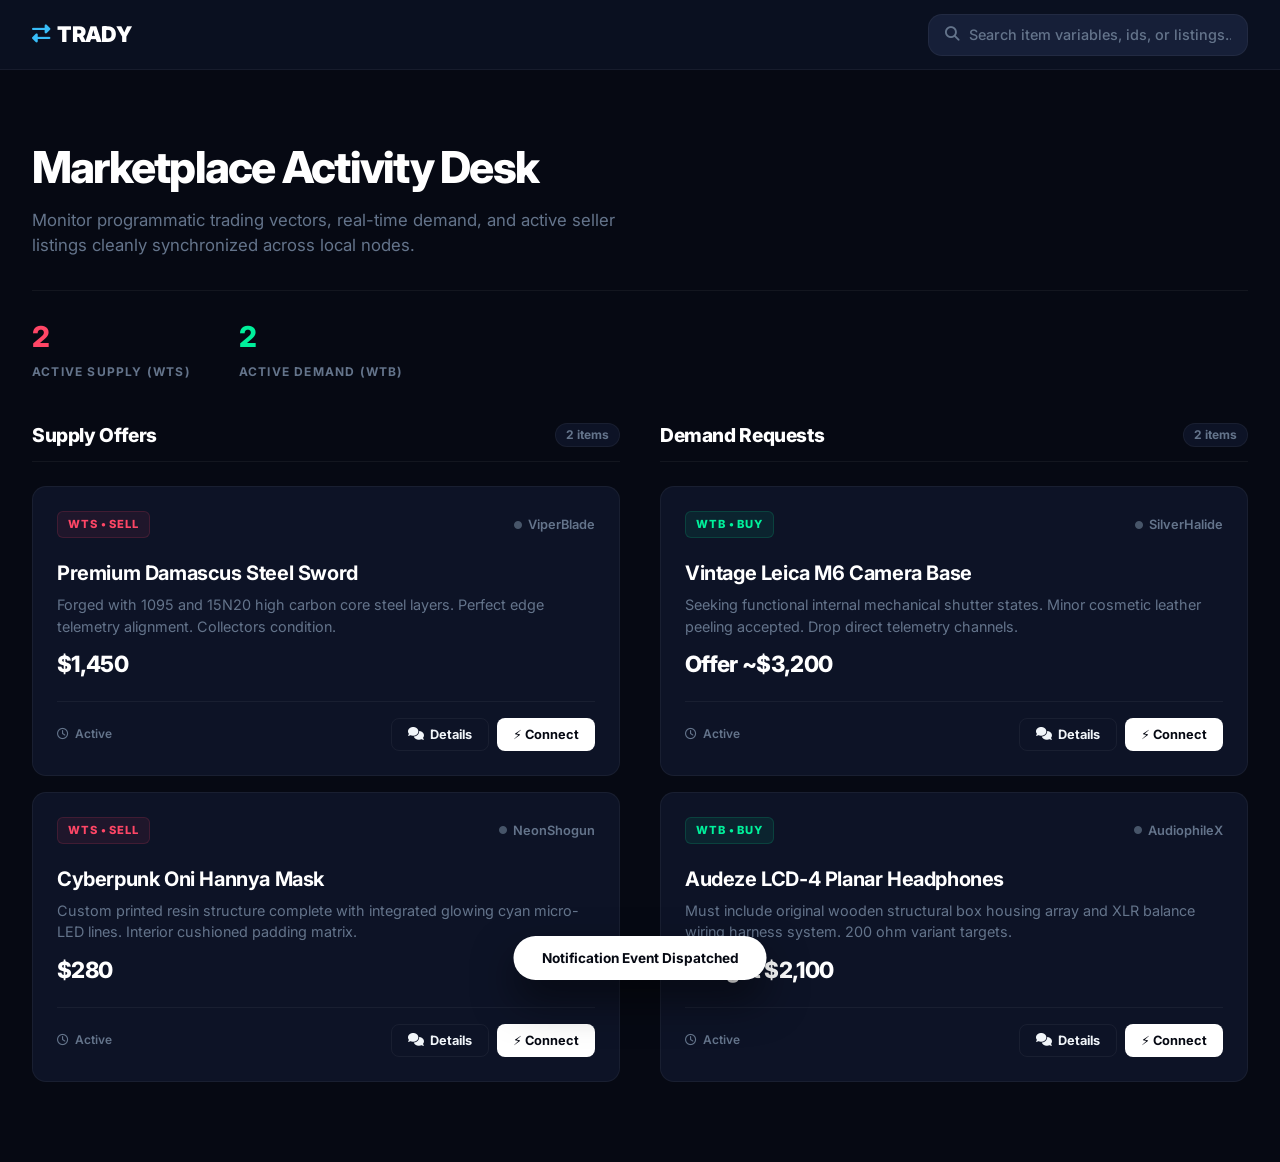
<file: index.html>
<!DOCTYPE html>
<html lang="en">
<head>
    <meta charset="UTF-8">
    <meta name="viewport" content="width=device-width, initial-scale=1.0">
    <title>Trady — Premium Analytics Trading Board</title>
    <link rel="stylesheet" href="style.css">
    <link href="https://fonts.googleapis.com/css2?family=Inter:wght@400;500;600;700;800;900&display=swap" rel="stylesheet">
    <link rel="stylesheet" href="https://cdnjs.cloudflare.com/ajax/libs/font-awesome/6.4.0/css/all.min.css">
</head>
<body>

    <header class="navbar">
        <div class="nav-container">
            <h1 class="logo"><i class="fa-solid fa-right-left"></i> Trady</h1>
            <div class="nav-search-wrapper">
                <div class="nav-search-input-wrap" id=\"navSearchWrap\">
                    <i class="fa-solid fa-magnifying-glass nav-search-icon"></i>
                    <input type="text" id="searchInput" placeholder="Search item variables, ids, or listings..." autocomplete="off">
                    <button class="nav-clear-btn" id="clearSearch" aria-label="Clear context search">
                        <i class="fa-solid fa-xmark"></i>
                    </button>
                </div>
            </div>
        </div>
        <div class="nav-search-meta" id="searchMeta"></div>
    </header>

    <section class="hero-section">
        <h2 class="hero-title">Marketplace Activity Desk</h2>
        <p class="hero-subtitle">Monitor programmatic trading vectors, real-time demand, and active seller listings cleanly synchronized across local nodes.</p>
        
        <div class="hero-stats-row">
            <div class="stat-item">
                <span id="wtsCount" class="stat-val wts-color">0</span>
                <span class="stat-lbl">Active Supply (WTS)</span>
            </div>
            <div class="stat-item">
                <span id="wtbCount" class="stat-val wtb-color">0</span>
                <span class="stat-lbl">Active Demand (WTB)</span>
            </div>
        </div>
    </section>

    <main class="main-marketplace-grid">
        
        <section class="market-column">
            <header class="column-header">
                <h3 class="column-title">Supply Offers</h3>
                <span id="wtsBadge" class="column-count-badge">0 items</span>
            </header>
            
            <div id="wtsEmpty" class="empty-state-card hidden-element">No sell configurations active.</div>
            <div id="wtsGrid" class="deals-vertical-stack">
                </div>
        </section>

        <section class="market-column">
            <header class="column-header">
                <h3 class="column-title">Demand Requests</h3>
                <span id="wtbBadge" class="column-count-badge">0 items</span>
            </header>
            
            <div id="wtbEmpty" class="empty-state-card hidden-element">No demand lines matching query signals.</div>
            <div id="wtbGrid" class="deals-vertical-stack">
                </div>
        </section>
    </main>

    <div id="noResults" class="empty-state-card hidden-element" style="max-width: 600px; margin: 3rem auto;">
        <i class="fa-solid fa-box-open" style="font-size: 2rem; margin-bottom: 10px;"></i>
        <p>No trading data matrices correlate with criteria search query signature: <strong id="noResultsQuery">""</strong></p>
    </div>

    <div id="dealModal" class="modal-overlay">
        <div class="modal-wrapper">
            <header class="modal-header-block">
                <h3 class="modal-title-text" id="modalTitle">Initialize Transaction Link</h3>
                <button class="close-modal" aria-label="Close interactive display overlay"><i class="fa-solid fa-xmark"></i></button>
            </header>
            
            <div class="modal-body-content">
                <div class="preview-box-container">
                    <p id="messageBox" style="font-size: 0.95rem; line-height: 1.5; color: var(--text-main); font-weight: 500;"></p>
                </div>

                <div class="tier-section">
                    <h3>⚡ Direct Integration Channels</h3>
                    <div class="tier-grid">
                        <a id="link-whatsapp" target="_blank" class="channel-btn"><i class="fa-brands fa-whatsapp"></i> WhatsApp</a>
                        <a id="link-telegram" target="_blank" class="channel-btn"><i class="fa-brands fa-telegram"></i> Telegram</a>
                        <a id="link-line" target="_blank" class="channel-btn"><i class="fa-brands fa-line"></i> LINE Chat</a>
                        <a id="link-sms" class="channel-btn"><i class="fa-solid fa-comment-sms"></i> Mobile SMS</a>
                        <a id="link-email" class="channel-btn"><i class="fa-solid fa-envelope"></i> Send Email</a>
                    </div>
                </div>

                <div class="tier-section">
                    <h3>📋 Identity Context Routing</h3>
                    <div class="tier-grid">
                        <button id="btn-discord" class="channel-btn"><i class="fa-brands fa-discord"></i> Discord</button>
                        <button id="btn-wechat" class="channel-btn"><i class="fa-brands fa-weixin"></i> WeChat</button>
                        <a id="link-messenger" target="_blank" class="channel-btn"><i class="fa-brands fa-facebook-messenger"></i> Messenger</a>
                    </div>
                </div>
            </div>
        </div>
    </div>

    <div id="toast" class="toast-notification">Notification Event Dispatched</div>

    <script src="app.js"></script>
</body>
</html>
</file>
<file: style.css>
/* ==========================================================================
   1. PREMIUM CINEMATIC DARK DESIGN TOKENS
   ========================================================================== */
:root {
    /* Obsidian Luxury Base Tones */
    --bg-dark:        #060913;       /* Deep obsidian canvas background */
    --bg-card:        #0d1326;       /* Elevated pitch-dark panel base */
    --bg-input:       #161f38;       /* Clean, high-contrast input slots */
    --border-subtle:  rgba(255, 255, 255, 0.05);
    --border-glow:    rgba(56, 189, 248, 0.15);
    
    /* Typography Palette */
    --text-main:      #f1f5f9;       /* Razor sharp high-contrast off-white */
    --text-muted:     #64748b;       /* Cool slate grey for secondary metadata */
    --text-bright:    #ffffff;       /* Pure white accents */
    
    /* Luxury Identity Colors */
    --primary-accent: #38bdf8;       /* Electric Cyan Core */
    --wts-glow:       #ff4666;       /* Premium Ruby for WTS (Want to Sell) */
    --wtb-glow:       #00f09b;       /* Luminous Emerald for WTB (Want to Buy) */
    
    /* Layout Constants */
    --nav-height:     70px;
    --radius-premium: 14px;
    --radius-pill:    50rem;
    --transition-smooth: all 0.3s cubic-bezier(0.16, 1, 0.3, 1);
}

/* ==========================================================================
   2. GLOBAL TYPOGRAPHY RESET
   ========================================================================== */
* { 
    margin: 0; 
    padding: 0; 
    box-sizing: border-box; 
    font-family: 'Inter', system-ui, -apple-system, sans-serif;
    -webkit-font-smoothing: antialiased;
}

html { 
    scroll-behavior: smooth; 
}

body { 
    background-color: var(--bg-dark); 
    color: var(--text-main); 
    padding-bottom: 80px;
    line-height: 1.5;
}

/* ==========================================================================
   3. HIGH-END FIXED NAVIGATION HEADER
   ========================================================================== */
.navbar {
    background-color: rgba(13, 19, 38, 0.75);
    backdrop-filter: blur(20px);
    -webkit-backdrop-filter: blur(20px);
    position: sticky;
    top: 0;
    z-index: 200;
    border-bottom: 1px solid var(--border-subtle);
    height: var(--nav-height);
    display: flex;
    align-items: center;
}

.nav-container {
    max-width: 1300px;
    width: 100%;
    margin: 0 auto;
    padding: 0 2rem;
    display: flex;
    align-items: center;
    justify-content: space-between;
}

.logo {
    font-size: 1.35rem;
    font-weight: 900;
    letter-spacing: -0.03em;
    color: var(--text-bright);
    display: flex;
    align-items: center;
    gap: 8px;
    text-transform: uppercase;
}

.logo i {
    color: var(--primary-accent);
    font-size: 1.15rem;
}

/* Typography-Focused Search Bar Engine */
.nav-search-wrapper {
    position: relative;
    display: flex;
    align-items: center;
}

.nav-search-input-wrap {
    display: flex;
    align-items: center;
    background-color: var(--bg-input);
    border: 1px solid var(--border-subtle);
    border-radius: var(--radius-premium);
    padding: 0 1rem;
    height: 42px;
    width: 320px;
    transition: var(--transition-smooth);
}

.nav-search-input-wrap:focus-within {
    border-color: rgba(56, 189, 248, 0.4);
    box-shadow: 0 0 0 1px rgba(56, 189, 248, 0.4);
    width: 380px;
}

.nav-search-icon {
    color: var(--text-muted);
    margin-right: 10px;
    font-size: 0.9rem;
}

.nav-search-input-wrap input {
    background: transparent;
    border: none;
    outline: none;
    color: var(--text-main);
    width: 100%;
    font-size: 0.9rem;
    font-weight: 500;
}

.nav-search-input-wrap input::placeholder {
    color: var(--text-muted);
}

.nav-clear-btn {
    background: none;
    border: none;
    color: var(--text-muted);
    cursor: pointer;
    padding: 2px;
    display: none;
}

.nav-clear-btn:hover { color: var(--text-main); }
.nav-search-btn { display: none; } /* Kept clean desktop visible */

/* Live Search Meta Overlay Dropdown */
.nav-search-meta {
    position: absolute;
    top: calc(var(--nav-height) - 12px);
    right: 2rem;
    background-color: var(--bg-card);
    border: 1px solid var(--border-subtle);
    border-radius: var(--radius-premium);
    padding: 12px 18px;
    font-size: 0.8rem;
    color: var(--text-muted);
    font-weight: 600;
    letter-spacing: 0.5px;
    box-shadow: 0 20px 40px rgba(0,0,0,0.5);
    display: none;
    z-index: 190;
}

/* ==========================================================================
   4. TYPOGRAPHICAL HERO DASHBOARD
   ========================================================================== */
.hero-section {
    max-width: 1300px;
    margin: 4rem auto 2.5rem auto;
    padding: 0 2rem;
    text-align: left;
}

.hero-title {
    font-size: 2.75rem;
    font-weight: 800;
    letter-spacing: -0.04em;
    color: var(--text-bright);
    margin-bottom: 0.5rem;
}

.hero-subtitle {
    font-size: 1.05rem;
    color: var(--text-muted);
    max-width: 600px;
    font-weight: 400;
    margin-bottom: 2rem;
}

/* Premium Analytic Data Row Counters */
.hero-stats-row {
    display: flex;
    gap: 3rem;
    border-top: 1px solid var(--border-subtle);
    padding-top: 1.5rem;
}

.stat-item {
    display: flex;
    flex-direction: column;
    gap: 4px;
}

.stat-val {
    font-size: 1.8rem;
    font-weight: 800;
    color: var(--text-bright);
    letter-spacing: -0.02em;
}

.stat-val.wts-color { color: var(--wts-glow); }
.stat-val.wtb-color { color: var(--wtb-glow); }

.stat-lbl {
    font-size: 0.75rem;
    font-weight: 700;
    text-transform: uppercase;
    letter-spacing: 0.1em;
    color: var(--text-muted);
}

/* ==========================================================================
   5. TWO-COLUMN SPLIT GRID SYSTEM
   ========================================================================== */
.main-marketplace-grid {
    max-width: 1300px;
    margin: 0 auto;
    padding: 0 2rem;
    display: grid;
    grid-template-columns: 1fr 1fr;
    gap: 2.5rem;
}

/* Responsive Fallback breakpoint */
@media (max-width: 968px) {
    .main-marketplace-grid { grid-template-columns: 1fr; gap: 3rem; }
    .hero-title { font-size: 2.25rem; }
}

.column-header {
    display: flex;
    align-items: center;
    justify-content: space-between;
    margin-bottom: 1.5rem;
    border-bottom: 1px solid var(--border-subtle);
    padding-bottom: 0.75rem;
}

.column-title {
    font-size: 1.2rem;
    font-weight: 800;
    letter-spacing: -0.02em;
    color: var(--text-bright);
    display: flex;
    align-items: center;
    gap: 10px;
}

.column-count-badge {
    font-size: 0.75rem;
    font-weight: 700;
    background-color: var(--bg-card);
    border: 1px solid var(--border-subtle);
    color: var(--text-muted);
    padding: 2px 10px;
    border-radius: var(--radius-pill);
}

.deals-vertical-stack {
    display: flex;
    flex-direction: column;
    gap: 1rem;
}

/* ==========================================================================
   6. ELEVATED PREMIUM TRADING CARDS
   ========================================================================== */
.deal-card {
    background-color: var(--bg-card);
    border: 1px solid var(--border-subtle);
    border-radius: var(--radius-premium);
    padding: 1.5rem;
    display: flex;
    flex-direction: column;
    gap: 1.25rem;
    transition: var(--transition-smooth);
    position: relative;
    overflow: hidden;
}

.deal-card:hover {
    transform: translateY(-4px);
    border-color: rgba(255, 255, 255, 0.12);
    box-shadow: 0 20px 30px -10px rgba(0, 0, 0, 0.7);
}

/* Header Node Components */
.card-header {
    display: flex;
    align-items: center;
    justify-content: space-between;
    width: 100%;
}

/* Typography Focused Monochromatic Badges */
.deal-type {
    font-size: 0.7rem;
    font-weight: 800;
    text-transform: uppercase;
    letter-spacing: 0.08em;
    padding: 4px 10px;
    border-radius: 6px;
}

.deal-type.type-wts {
    background-color: rgba(255, 70, 102, 0.08);
    color: var(--wts-glow);
    border: 1px solid rgba(255, 70, 102, 0.15);
}

.deal-type.type-wtb {
    background-color: rgba(0, 240, 155, 0.08);
    color: var(--wtb-glow);
    border: 1px solid rgba(0, 240, 155, 0.15);
}

.user-status {
    font-size: 0.8rem;
    font-weight: 600;
    color: var(--text-muted);
    display: flex;
    align-items: center;
    gap: 6px;
}

.user-status i {
    font-size: 0.5rem;
    color: #475569; /* Static offline */
}

/* Core Visual Data Configurations */
.card-body {
    display: flex;
    flex-direction: column;
    gap: 6px;
}

.item-title {
    font-size: 1.25rem;
    font-weight: 700;
    letter-spacing: -0.02em;
    color: var(--text-bright);
}

.item-details {
    font-size: 0.9rem;
    color: var(--text-muted);
    font-weight: 400;
    line-height: 1.5;
}

.price-tag {
    font-size: 1.4rem;
    font-weight: 800;
    color: var(--text-bright);
    letter-spacing: -0.03em;
    margin-top: 4px;
}

/* Footer Section Actions */
.card-footer {
    display: flex;
    align-items: center;
    justify-content: space-between;
    border-top: 1px solid var(--border-subtle);
    padding-top: 1rem;
    width: 100%;
}

.card-timestamp {
    font-size: 0.75rem;
    font-weight: 600;
    color: var(--text-muted);
    display: flex;
    align-items: center;
    gap: 6px;
}

.card-actions {
    display: flex;
    gap: 8px;
}

/* Clean Typography Action Buttons */
.btn {
    font-family: inherit;
    font-size: 0.8rem;
    font-weight: 700;
    padding: 8px 16px;
    border-radius: 8px;
    cursor: pointer;
    border: 1px solid var(--border-subtle);
    transition: var(--transition-smooth);
    display: flex;
    align-items: center;
    gap: 6px;
}

.btn-chat {
    background-color: transparent;
    color: var(--text-main);
}

.btn-chat:hover {
    background-color: var(--bg-input);
    color: var(--text-bright);
}

.btn-deal {
    background-color: var(--text-bright);
    color: var(--bg-dark);
    border: none;
}

.btn-deal:hover {
    background-color: #e2e8f0;
    transform: scale(1.02);
}

/* ==========================================================================
   7. MODALS & STATUS CODES SYSTEM
   ========================================================================== */
.modal-overlay {
    position: fixed;
    top: 0; left: 0; width: 100%; height: 100%;
    background-color: rgba(3, 5, 19, 0.85);
    backdrop-filter: blur(16px);
    display: flex;
    align-items: center;
    justify-content: center;
    opacity: 0; pointer-events: none;
    z-index: 1000;
    transition: var(--transition-smooth);
}

.modal-overlay.active {
    opacity: 1;
    pointer-events: auto;
}

.modal-wrapper {
    background-color: var(--bg-card);
    border: 1px solid var(--border-subtle);
    border-radius: 20px;
    width: 100%;
    max-width: 500px;
    overflow: hidden;
    box-shadow: 0 30px 60px -15px rgba(0,0,0,0.8);
    transform: scale(0.95);
    transition: var(--transition-smooth);
}

.modal-overlay.active .modal-wrapper {
    transform: scale(1);
}

.modal-header-block {
    padding: 1.5rem 2rem;
    border-bottom: 1px solid var(--border-subtle);
    display: flex;
    align-items: center;
    justify-content: space-between;
}

.modal-title-text {
    font-size: 1.15rem;
    font-weight: 800;
    color: var(--text-bright);
}

.close-modal {
    background: none;
    border: none;
    color: var(--text-muted);
    font-size: 1.25rem;
    cursor: pointer;
    transition: color 0.2s;
}

.close-modal:hover { color: var(--text-bright); }

.modal-body-content {
    padding: 2rem;
    display: flex;
    flex-direction: column;
    gap: 1.5rem;
}

.preview-box-container {
    background-color: var(--bg-dark);
    border: 1px solid var(--border-subtle);
    border-radius: var(--radius-premium);
    padding: 1rem;
}

/* Channel Platform Action Systems Grid */
.tier-section h3 {
    font-size: 0.75rem;
    font-weight: 700;
    text-transform: uppercase;
    letter-spacing: 0.08em;
    color: var(--text-muted);
    margin-bottom: 10px;
}

.tier-grid {
    display: grid;
    grid-template-columns: repeat(auto-fit, minmax(130px, 1fr));
    gap: 8px;
}

.channel-btn {
    font-size: 0.8rem;
    font-weight: 700;
    text-decoration: none;
    padding: 10px;
    border-radius: 8px;
    display: flex;
    align-items: center;
    justify-content: center;
    gap: 8px;
    background-color: var(--bg-input);
    border: 1px solid var(--border-subtle);
    color: var(--text-main);
    cursor: pointer;
    transition: var(--transition-smooth);
}

.channel-btn:hover {
    background-color: var(--border-subtle);
    color: var(--text-bright);
    transform: translateY(-2px);
}

/* ==========================================================================
   8. CLEAN STATUS TOAST NOTIFICATIONS & EMPTY STATE LAYOUTS
   ========================================================================== */
.toast-notification {
    position: fixed;
    bottom: -80px; left: 50%;
    transform: translateX(-50%);
    background-color: var(--text-bright);
    color: var(--bg-dark);
    padding: 12px 28px;
    border-radius: var(--radius-pill);
    font-size: 0.85rem;
    font-weight: 700;
    box-shadow: 0 20px 40px rgba(0,0,0,0.5);
    z-index: 2000;
    transition: var(--transition-smooth);
}

.toast-notification.active {
    bottom: 40px;
}

.empty-state-card {
    text-align: center;
    padding: 3.5rem 2rem;
    border: 1px dashed var(--border-subtle);
    border-radius: var(--radius-premium);
    color: var(--text-muted);
    font-size: 0.9rem;
    font-weight: 500;
}

/* Universal Hidden Utilities */
.hidden-element { display: none !important; }
</file>
